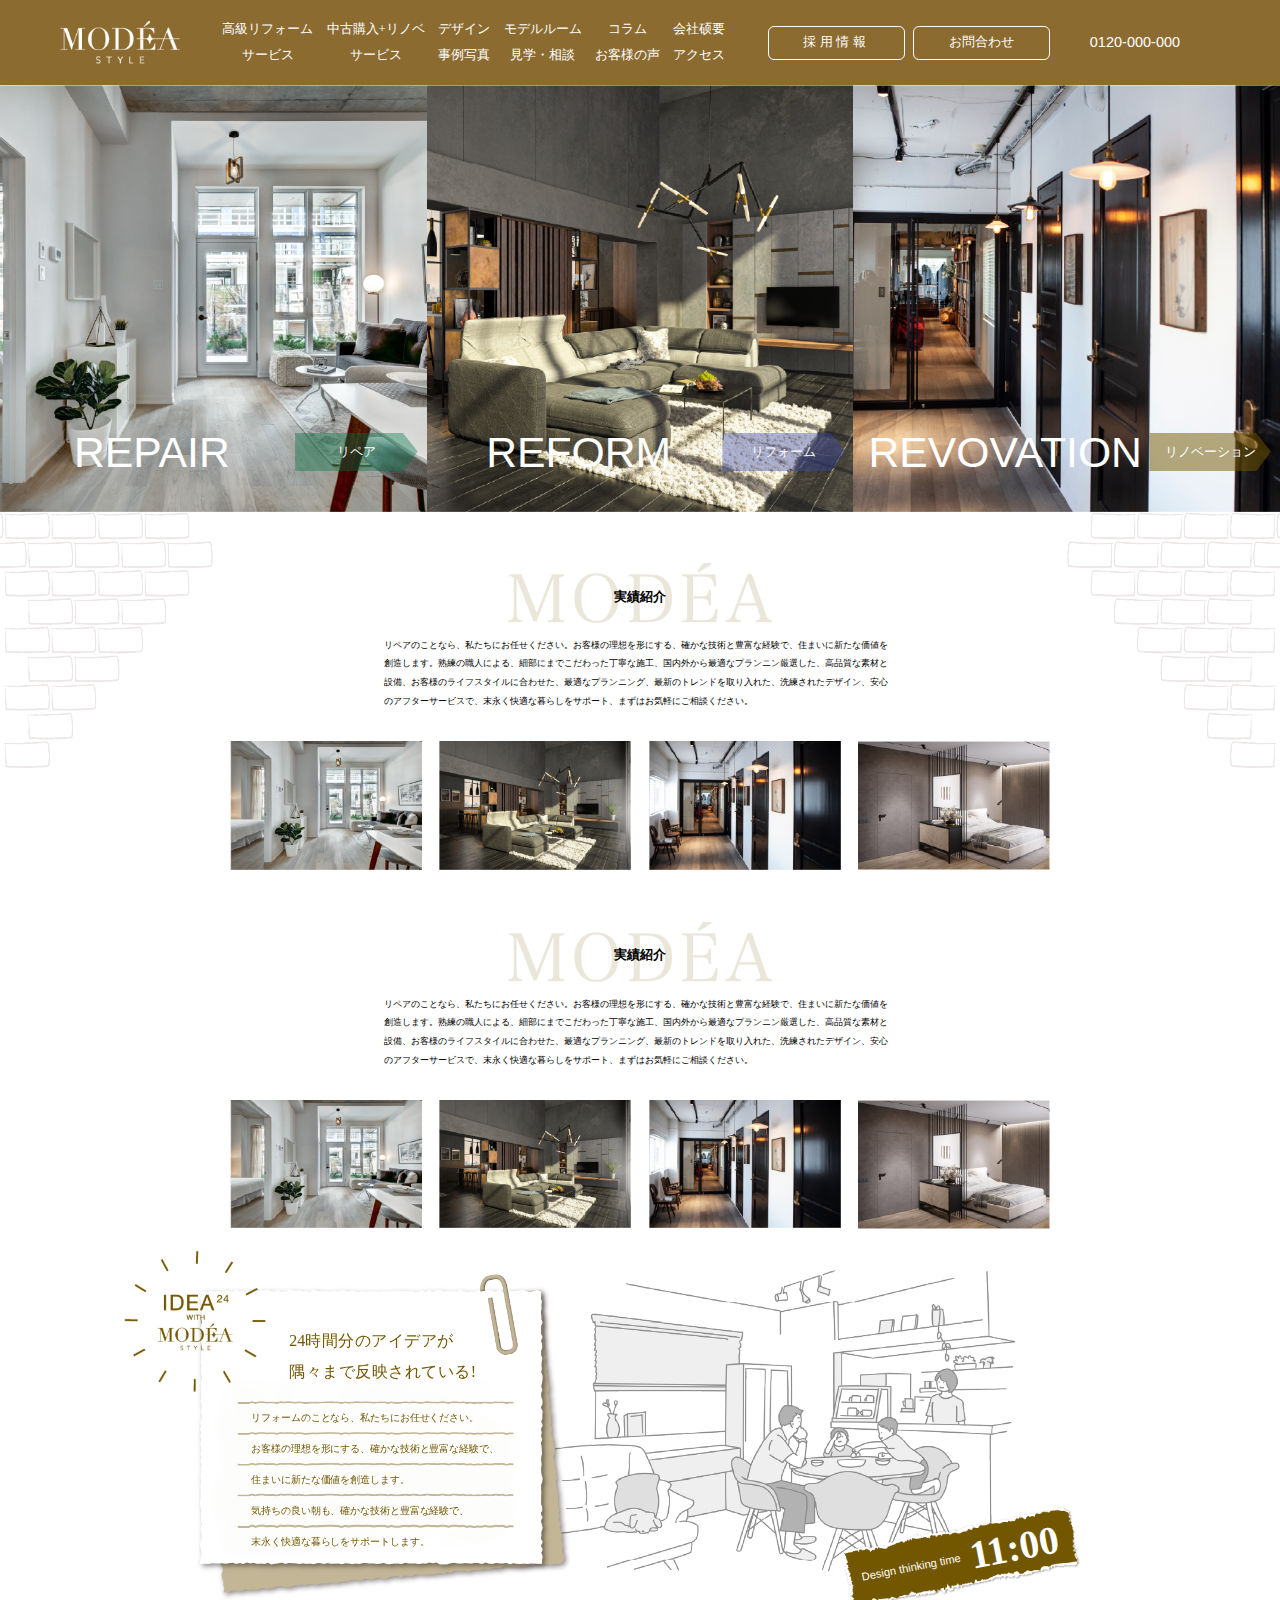
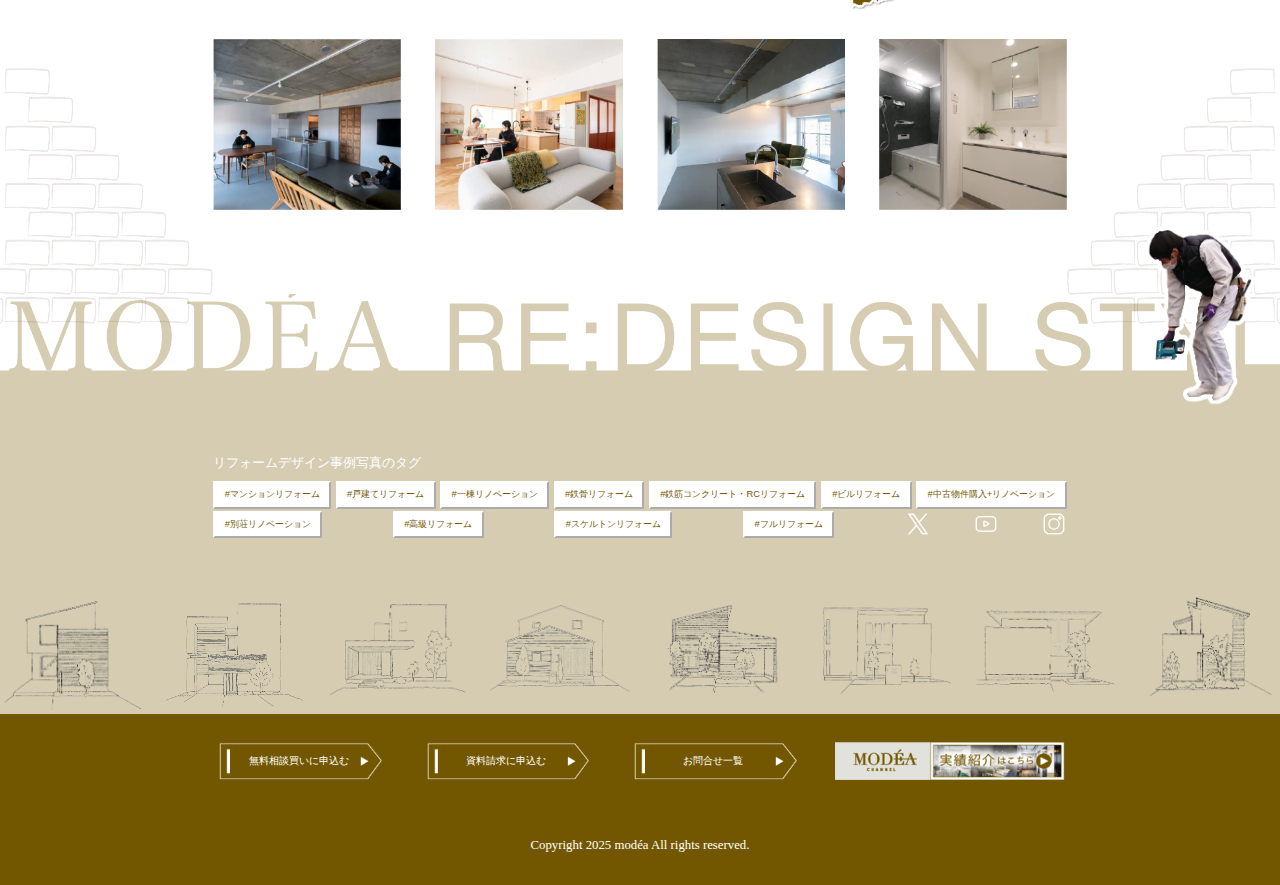
<file: D/D/index.html>
<!DOCTYPE html>
<html lang="en">

<head>
    <meta charset="UTF-8" />
    <meta name="viewport" content="width=device-width, initial-scale=1.0" />
    <title>ゴリラ</title>
    <link rel="stylesheet" href="./assets/scss/style.css" />
    <link rel="stylesheet" href="https://cdnjs.cloudflare.com/ajax/libs/font-awesome/6.0.0/css/all.min.css" />
    <link href="https://fonts.cdnfonts.com/css/seven-segment" rel="stylesheet">
</head>

<body>
    <main class="main">
        <section class="section sec-header">
            <div class="sec-header-container">
                <div class="sec-header-container-logo">
                    <img src="./assets/img/modea_third.png" alt="" />
                </div>
                <nav class="sec-header-container-nav">
                    <ul>
                        <li>
                            <a href="#">
                                <p>高級リフォーム</p>
                                <p>サービス</p>
                            </a>
                        </li>
                        <li>
                            <a href="#">
                                <p>中古購入+リノベ</p>
                                <p>サービス</p>
                            </a>
                        </li>
                        <li>
                            <a href="#">
                                <p>デザイン</p>
                                <p>事例写真</p>
                            </a>
                        </li>
                        <li>
                            <a href="#">
                                <p>モデルルーム</p>
                                <p>見学・相談</p>
                            </a>
                        </li>
                        <li>
                            <a href="#">
                                <p>コラム</p>
                                <p>お客様の声</p>
                            </a>
                        </li>
                        <li>
                            <a href="#">
                                <p>会社硕要</p>
                                <p>アクセス</p>
                            </a>
                        </li>
                    </ul>
                </nav>
                <div class="sec-header-container-info">
                    <div class="sec-header-container-info-button">
                        <button class="sec-header-container-info-first">採用情報</button>
                        <button class="sec-header-container-info-second">お問合わせ</button>
                    </div>
                    <div class="sec-header-container-info-group">
                        <div class="sec-header-container-info-group-phone">
                            <p>0120-000-000</p>
                        </div>
                        <div class="dropdown dropdown_color">
                            <button class="dropbtn" onclick="myFunction()">
                                <div></div>
                                <div></div>
                                <div></div>
                            </button>
                            <div id="myDropdown" class="dropdown-content">
                                <div class="outline">
                                    <a href="#">高級リフォームサービス</a>
                                    <a href="#">中古購入+リノベサービス</a>
                                    <a href="#">デザイン事例写真</a>
                                    <a href="#">モデルルーム見学・相談</a>
                                    <a href="#">コラムお客様の声</a>
                                    <a href="#">会社硕要アクセス</a>
                                </div>
                            </div>
                        </div>
                    </div>
                </div>
            </div>
        </section>

        <section class="section sec-catchphrase">
            <div class="sec-catchphrase-first">
                <div class="repair title">
                    <div class="title_direction">
                        <p>REPAIR</p>
                    </div>
                    <div class="green_direction image_direction">リペア</div>
                </div>
            </div>
            <div class="sec-catchphrase-second">
                <div class="reform title">
                    <div class="title_direction">
                        <p>REFORM</p>
                    </div>
                    <div class="purple_direction image_direction">リフォーム</div>
                </div>
            </div>
            <div class="sec-catchphrase-third">
                <div class="renovation title">
                    <div class="title_direction">
                        <p>REVOVATION</p>
                    </div>
                    <div class="yellow_direction image_direction">リノベーション</div>
                </div>
            </div>
        </section>

        <div class="block_top">
            <div><img src="./assets/img/block/top-left.png " alt=" " /></div>
            <div><img src="./assets/img/block/top-right.png " alt=" " /></div>
        </div>

        <section class="section sec-intro ">
            <div class="container ">
                <div class="sec-intro-on">
                    <div class="room_center">
                        <div class="modea2">
                            <h1>実績紹介</h1>
                        </div>
                        <div class="contain ">
                            <p>
                                リペアのことなら、私たちにお任せください。お客様の理想を形にする、確かな技術と豊富な経験で、住まいに新たな価値を創造します。熟練の職人による、細部にまでこだわった丁寧な施工、国内外から最適なプランニン厳選した、高品質な素材と設備、お客様のライフスタイルに合わせた、最適なプランニング、最新のトレンドを取り入れた、洗練されたデザイン、安心のアフターサービスで、末永く快適な暮らしをサポート、まずはお気軽にご相談ください。
                            </p>
                        </div>
                    </div>
                </div>
                <div class="sec-intro-content ">
                    <div class="sec-intro-content-img ">
                        <div class="con_ ">
                            <div class="con ">
                                <div>
                                    <img src="./assets/img/room_image/room1.png " alt=" " />
                                </div>
                                <div>
                                    <img src="./assets/img/room_image/room2.png " alt=" " />
                                </div>
                            </div>
                            <div class="con ">
                                <div>
                                    <img src="./assets/img/room_image/room3.png " alt=" " />
                                </div>
                                <div>
                                    <img src="./assets/img/room_image/room4.png " alt=" " />
                                </div>
                            </div>
                        </div>
                    </div>

                </div>
            </div>
        </section>

        <section class="section sec-intro ">
            <div class="container ">
                <div class="sec-intro-on">
                    <div class="room_center">
                        <div class="modea2">
                            <h1>実績紹介</h1>
                        </div>
                        <div class="contain ">
                            <p>
                                リペアのことなら、私たちにお任せください。お客様の理想を形にする、確かな技術と豊富な経験で、住まいに新たな価値を創造します。熟練の職人による、細部にまでこだわった丁寧な施工、国内外から最適なプランニン厳選した、高品質な素材と設備、お客様のライフスタイルに合わせた、最適なプランニング、最新のトレンドを取り入れた、洗練されたデザイン、安心のアフターサービスで、末永く快適な暮らしをサポート、まずはお気軽にご相談ください。
                            </p>
                        </div>
                    </div>
                </div>
                <div class="sec-intro-content ">
                    <div class="sec-intro-content-img ">
                        <div class="con_ ">
                            <div class="con ">
                                <div>
                                    <img src="./assets/img/room_image/room1.png " alt=" " />
                                </div>
                                <div>
                                    <img src="./assets/img/room_image/room2.png " alt=" " />
                                </div>
                            </div>
                            <div class="con ">
                                <div>
                                    <img src="./assets/img/room_image/room3.png " alt=" " />
                                </div>
                                <div>
                                    <img src="./assets/img/room_image/room4.png " alt=" " />
                                </div>
                            </div>
                        </div>
                    </div>

                </div>
            </div>
        </section>



        <section class="section sec-penimage ">
            <div class="container ">
                <div class="sec-penimage-on">
                    <div class="sec-penimage-on-left">
                        <div class="sec-penimage-on-left-mark"></div>
                        <div class="letters">
                            <p>24時間分のアイデアが
                                <br>隅々まで反映されている!</p>
                            <div class="contain">
                                <img src="./assets/img/third_page/pen_line.png" alt="">
                                <p>リフォームのことなら、私たちにお任せください。</p>
                                <img src="./assets/img/third_page/pen_line.png" alt="">
                                <p>お客様の理想を形にする、確かな技術と豊富な経験で、</p>
                                <img src="./assets/img/third_page/pen_line.png" alt="">
                                <p>住まいに新たな価値を創造します。</p>
                                <img src="./assets/img/third_page/pen_line.png" alt="">
                                <p>気持ちの良い朝も、確かな技術と豊富な経験で、</p>
                                <img src="./assets/img/third_page/pen_line.png" alt="">
                                <p>末永く快適な暮らしをサポートします。</p>
                            </div>
                        </div>
                    </div>
                    <div class="sec-penimage-on-right">
                        <div class="sec-penimage-on-right-detail">
                            <div class="letter">
                                <p>Design thinking time </p>
                                <p>11:00</p>
                            </div>
                            <!-- <img src="./assets/img/third_page/" alt=""> -->
                        </div>
                    </div>
                </div>
                <div class="sec-penimage-under">
                    <!-- <div class="sec-penimage-under-on"> -->
                    <div class="sec-other-first other"> <img src="./assets/img/third_page/other/first.png" alt=""> </div>
                    <div class="sec-other-second other"> <img src="./assets/img/third_page/other/second.png" alt=""></div>
                    <!-- </div> -->
                    <!-- <div class="sec-penimage-under-under"> -->
                    <div class="sec-other-third other"> <img src="./assets/img/third_page/other/third.png" alt=""></div>
                    <div class="sec-other-fourth other"> <img src="./assets/img/third_page/other/fourth.png" alt=""></div>
                    <!-- </div> -->


                </div>
            </div>

        </section>






        <div class="block_bottom ">
            <div><img src="./assets/img/block/bottom-left.png " alt=" " /></div>
            <div><img src="./assets/img/block/bottom-right.png " alt=" " /></div>
        </div>

        <section class="sec-footer man_02">
            <div class="man_2"></div>
            <div class="sec-footer-buttons container ">
                <div class="footer_01 ">
                    <p>&nbsp;</p>
                </div>
                <div class="footer_02 ">
                    <p>リフォームデザイン事例写真のタグ</p>
                </div>
                <div class="footer_03 ">
                    <button>#マンションリフォーム</button>
                    <button>#戸建てリフォーム</button>
                    <button>#一棟リノベーション</button>
                    <button>#鉄骨リフォーム</button>
                    <button>#鉄筋コンクリート・RCリフォーム</button>
                    <button>#ビルリフォーム</button>
                    <!-- </div> -->
                    <!-- <div class="footer_04 "> -->
                    <button>#中古物件購入+リノベーション</button>
                    <button>#別荘リノベーション</button>
                    <button>#高級リフォーム</button>
                    <button>#スケルトンリフォーム</button>
                    <button>#フルリフォーム</button>
                    <div class="social ">
                        <a href="# " class="social-w "><img src="./assets/img/social_icons/twitter_w_.png " alt=" " /></a>
                        <a href="# " class="social-w "><img src="./assets/img/social_icons/youtube_w_.png " alt=" " /></a>
                        <a href="# " class="social-w "><img src="./assets/img/social_icons/instagram_w_.png " alt=" " /></a>
                    </div>
                </div>
            </div>
            <div class="footer_house ">
                <div class="ft_img ">
                    <img src="./assets/img/footer_house/ft_01.png " alt=" " />
                </div>
                <div class="ft_img ">
                    <img src="./assets/img/footer_house/ft_02.png " alt=" " />
                </div>
                <div class="ft_img ">
                    <img src="./assets/img/footer_house/ft_03.png " alt=" " />
                </div>
                <div class="ft_img ">
                    <img src="./assets/img/footer_house/ft_04.png " alt=" " />
                </div>
                <div class="ft_img ">
                    <img src="./assets/img/footer_house/ft_05.png " alt=" " />
                </div>
                <div class="ft_img ">
                    <img src="./assets/img/footer_house/ft_06.png " alt=" " />
                </div>
                <div class="ft_img ">
                    <img src="./assets/img/footer_house/ft_07.png " alt=" " />
                </div>
                <div class="ft_img ">
                    <img src="./assets/img/footer_house/ft_08.png " alt=" " />
                </div>
            </div>
            <div class="footer_end">
                <div class="container ">
                    <div class="footer_button_group ">
                        <div class="footer_end "><a href=" ">無料相談買いに申込む</a></div>
                        <div class="footer_end "><a href=" ">資料請求に申込む</a></div>
                        <div class="footer_end "><a href=" ">お問合せ一覧</a></div>
                        <div class="footer_end_01 "></div>
                    </div>
                    <div class="Copyright ">
                        <p>Copyright 2025 modéa All rights reserved.</p>
                    </div>
                </div>
            </div>
        </section>
        <div class="sec-footer-top "></div>

    </main>
    <script src="./assets/js/script.js "></script>
</body>

</html>
</file>
<file: D/D/assets/scss/style.css>
:root {
  --grad-progress: 0;
  --intro-progress: 0;
  --g-padding-s: 36rem;
  --g-padding-m: 80px;
  --g-padding-l: 180rem;
  --g-color-base: #BDA13C;
  --g-color-brown: #5E370F;
  --g-color-yellow: #B99B34;
  --g-color-black: #000000;
  --g-color-white: #fff;
  --g-color-border: #707070;
  --g-color-grey: #EBEBEB;
  --g-color-red: #D33333;
  --g-color-green: #46b450;
  --g-color-orange: #ef6400;
  --g-color-pink: #D372EA;
  --g-color-blue: #02648E;
  --g-color-gray: #D2D6D7;
}
@media screen and (max-width: 1500px) {
  :root {
    --g-padding-m: 80rem;
  }
}
@media screen and (max-width: 768px) {
  :root {
    --g-padding-m: 0;
  }
}

* {
  box-sizing: border-box;
  margin: 0;
  padding: 0;
}

*:focus {
  outline: none;
}

html {
  box-sizing: border-box;
  height: 100%;
  -webkit-font-smoothing: antialiased;
  -moz-osx-font-smoothing: grayscale;
  -webkit-tap-highlight-color: transparent;
  -webkit-text-size-adjust: 100%;
  -ms-overflow-style: none;
  scrollbar-width: none;
  font-size: 0.0666666667vw;
}
html::-webkit-scrollbar {
  display: none;
}

.container {
  position: relative;
  width: 100%;
  max-width: 1000px;
  margin: auto;
}
@media screen and (max-width: 1500px) {
  .container {
    max-width: 1200rem;
    padding-inline: 100rem;
  }
}
@media screen and (max-width: 768px) {
  .container {
    padding-inline: 50rem;
  }
}

body {
  overflow-wrap: break-word;
  width: 100%;
  min-height: 100%;
  line-height: 2;
  overflow-x: clip;
  -webkit-overflow-scrolling: touch;
  -ms-overflow-style: none;
  scrollbar-width: none;
  font-family: "HiraMinPro W3-83pv-RKSJ-H*", serif;
}
body::-webkit-scrollbar {
  display: none;
}
body.is-menu-active {
  overflow: hidden;
}
body.stop {
  overflow: hidden;
}
body.is-loading main {
  filter: blur(20px);
}

a {
  text-decoration: none;
  color: #000000;
  display: flex;
}

/** start title */
.bar {
  width: 10px;
  height: 80px;
  background-color: #71561d;
}
@media screen and (max-width: 1500px) {
  .bar {
    width: 10rem;
    height: 80rem;
  }
}
@media screen and (max-width: 768px) {
  .bar {
    width: 15rem;
    height: 150rem;
  }
}

.content .title {
  font-size: 30px;
  font-family: "Candara Light", sans-serif;
  color: #71561d;
}
@media screen and (max-width: 1500px) {
  .content .title {
    font-size: 30rem;
  }
}
@media screen and (max-width: 768px) {
  .content .title {
    font-size: 50rem;
  }
}
.content .detail {
  font-size: 15px;
  color: #000000;
}
@media screen and (max-width: 1500px) {
  .content .detail {
    font-size: 15rem;
  }
}
@media screen and (max-width: 768px) {
  .content .detail {
    font-size: 31rem;
  }
}

/** end title */
/** start direction_button */
.topics {
  scale: 0.8;
  background: url(../img/direction_button.png);
  background-repeat: no-repeat;
  background-size: cover;
  width: 173rem;
  height: 56rem;
  padding: 14rem 27rem;
  font-size: 17rem;
  margin-right: -13rem;
  cursor: pointer;
}
@media screen and (max-width: 768px) {
  .topics {
    cursor: pointer;
    width: 291rem;
    height: 94rem;
    padding: 14rem 27rem;
    font-size: 30rem;
    margin-right: -60rem;
  }
}

/** end direction_button */
/** start block_top */
.block_top {
  width: 100%;
  display: flex;
  justify-content: space-between;
  position: absolute;
  overflow-x: hidden;
}
.block_top img {
  width: 320rem;
  height: 320rem;
}
@media screen and (max-width: 1500px) {
  .block_top img {
    width: 300rem;
    height: 300rem;
  }
}
@media screen and (max-width: 768px) {
  .block_top img {
    width: 250rem;
    height: 250rem;
  }
}
.block_top div:nth-of-type(1) {
  margin-left: -50rem;
}
.block_top div:nth-of-type(2) {
  margin-right: -50rem;
}

/** end block_top */
/** start Block_bottom */
.block_bottom {
  z-index: -1;
  margin-top: -230rem;
  width: 100%;
  display: flex;
  justify-content: space-between;
  position: absolute;
  overflow-x: hidden;
}
@media screen and (max-width: 1500px) {
  .block_bottom {
    margin-top: -215rem;
  }
}
@media screen and (max-width: 768px) {
  .block_bottom {
    margin-top: -160rem;
  }
}
.block_bottom img {
  width: 320rem;
  height: 320rem;
}
@media screen and (max-width: 1500px) {
  .block_bottom img {
    width: 300rem;
    height: 300rem;
  }
}
@media screen and (max-width: 768px) {
  .block_bottom img {
    width: 250rem;
    height: 250rem;
  }
}
.block_bottom div:nth-of-type(1) {
  margin-left: -50rem;
}
.block_bottom div:nth-of-type(2) {
  margin-right: -50rem;
}

/** end Block_bottom */
/** start Dropbutton */
.dropbtn {
  padding: 60px;
  display: flex;
  flex-direction: column;
  gap: 15rem;
  background-color: #fff;
  color: rgb(0, 0, 0);
  font-size: 16rem;
  border: none;
  cursor: pointer;
}
@media screen and (max-width: 1500px) {
  .dropbtn {
    padding: 60rem;
  }
}
@media screen and (max-width: 768px) {
  .dropbtn {
    padding: 30rem;
  }
}
.dropbtn div {
  background-color: rgb(65, 60, 60);
  width: 50rem;
  height: 2rem;
}

.dropdown {
  float: right;
  position: relative;
  display: inline-block;
  background-color: #fff;
  display: none;
}
@media screen and (max-width: 1500px) {
  .dropdown {
    display: none;
  }
}
@media screen and (max-width: 768px) {
  .dropdown {
    display: block;
  }
}

.dropdown-content {
  color: #ffffff;
  display: none;
  position: absolute;
  -webkit-backdrop-filter: blur(10px);
          backdrop-filter: blur(10px);
  min-width: 420rem;
  overflow: auto;
  box-shadow: 0px 8px 16px 0px rgba(0, 0, 0, 0.2);
  right: 0;
  z-index: 1;
  border-radius: 20rem;
  background-color: rgba(255, 254, 254, 0.6);
  padding: 10rem 10rem;
}
.dropdown-content .outline {
  outline: 1rem solid rgb(71, 69, 69);
  border-radius: 10rem;
}

.dropdown-content a {
  padding: 12rem 16rem;
  text-decoration: none;
  display: block;
}

.dropdown a:hover {
  background-color: #ffffff;
}

.show {
  display: block;
}

/** end Dropbutton */
/** start Social button */
.social-w {
  width: 20px;
  height: 20px;
}
@media screen and (max-width: 1500px) {
  .social-w {
    width: 30rem;
    height: 30rem;
  }
}
@media screen and (max-width: 768px) {
  .social-w {
    width: 50rem;
    height: 50rem;
  }
}

/** end Social button */
/** start footer_bar */
.sec-footer {
  margin-top: 50rem;
  width: 100%;
  height: 421px;
  background: url(../img/footer_house/footer_back.png);
  background-repeat: no-repeat;
  background-size: cover;
}
@media screen and (max-width: 1500px) {
  .sec-footer {
    height: 421rem;
  }
}
@media screen and (max-width: 768px) {
  .sec-footer {
    height: 421rem;
  }
}
.sec-footer-top {
  background: url(../img/footer_house/footer_color.png);
  background-repeat: no-repeat;
  background-size: cover;
  width: 100%;
  height: 250px;
}
@media screen and (max-width: 1500px) {
  .sec-footer-top {
    height: 90rem;
  }
}
@media screen and (max-width: 768px) {
  .sec-footer-top {
    height: 780rem;
  }
}
.sec-footer-buttons {
  display: flex;
  flex-direction: column;
  gap: 10px;
  font-size: 15px;
}
@media screen and (max-width: 1500px) {
  .sec-footer-buttons {
    font-size: 15rem;
    gap: 5rem;
  }
}
@media screen and (max-width: 768px) {
  .sec-footer-buttons {
    font-size: 20rem;
  }
}
.sec-footer-buttons button {
  background-color: #fff;
  padding: 6px 15px;
  outline: none;
  border-color: white;
  color: #735700;
  font-size: 12px;
}
@media screen and (max-width: 1500px) {
  .sec-footer-buttons button {
    font-size: 11rem;
    gap: 5rem;
    padding: 6rem 11rem;
  }
}
@media screen and (max-width: 768px) {
  .sec-footer-buttons button {
    font-size: 20rem;
    padding: 6rem 15rem;
  }
}
.sec-footer-buttons .footer_01 {
  color: #fff;
}
.sec-footer-buttons .footer_02 {
  color: #fff;
  margin-top: 150px;
}
@media screen and (max-width: 1500px) {
  .sec-footer-buttons .footer_02 {
    margin-top: 150rem;
  }
}
@media screen and (max-width: 768px) {
  .sec-footer-buttons .footer_02 {
    margin-top: 150rem;
  }
}
.sec-footer-buttons .footer_03 {
  display: flex;
  justify-content: space-between;
  flex-wrap: wrap;
  gap: 2px;
}
@media screen and (max-width: 1500px) {
  .sec-footer-buttons .footer_03 {
    justify-content: space-between;
  }
}
@media screen and (max-width: 768px) {
  .sec-footer-buttons .footer_03 {
    justify-content: none;
  }
}
.sec-footer-buttons .footer_04 {
  display: flex;
  justify-content: space-between;
  align-items: center;
  flex-wrap: wrap;
  gap: 2px;
}
.sec-footer .footer_house {
  display: flex;
  justify-content: space-between;
  margin-top: 70px;
  flex-wrap: wrap;
}
.sec-footer .footer_house .ft_img {
  width: 170px;
  height: auto;
}
@media screen and (max-width: 1500px) {
  .sec-footer .footer_house .ft_img {
    width: 170rem;
    height: auto;
  }
}
@media screen and (max-width: 768px) {
  .sec-footer .footer_house .ft_img {
    width: 350rem;
    height: auto;
  }
}
.sec-footer .footer_house .ft_img img {
  width: 100%;
  height: auto;
}
@media screen and (max-width: 1500px) {
  .sec-footer .footer_house {
    margin-top: 70rem;
  }
}
@media screen and (max-width: 768px) {
  .sec-footer .footer_house {
    margin-top: 90rem;
  }
}
.sec-footer .footer_end {
  background-color: #735700;
  height: 200px;
  display: flex;
}
@media screen and (max-width: 1500px) {
  .sec-footer .footer_end {
    height: 200rem;
  }
}
.sec-footer .footer_end .footer_button_group {
  display: flex;
  justify-content: space-between;
  align-items: center;
}
.sec-footer .footer_end .footer_button_group .footer_end {
  width: 200px;
  height: 49px;
  background: url(../img/footer_house/footer_end.png);
  background-repeat: no-repeat;
  background-size: cover;
  display: flex;
  align-items: center;
  justify-content: center;
}
@media screen and (max-width: 1500px) {
  .sec-footer .footer_end .footer_button_group .footer_end {
    width: 200rem;
    height: 49rem;
  }
}
.sec-footer .footer_end .footer_button_group .footer_end a {
  font-size: 12px;
  color: #fff;
}
@media screen and (max-width: 1500px) {
  .sec-footer .footer_end .footer_button_group .footer_end a {
    font-size: 12rem;
  }
}
.sec-footer .footer_end .footer_button_group .footer_end_01 {
  width: 262px;
  height: 45px;
  background: url(../img/footer_house/footer_button.png);
  background-repeat: no-repeat;
  background-size: cover;
}
@media screen and (max-width: 1500px) {
  .sec-footer .footer_end .footer_button_group .footer_end_01 {
    width: 271rem;
    height: 45rem;
  }
}
.sec-footer .footer_end .Copyright {
  display: flex;
  align-items: center;
  justify-content: center;
  margin-top: 60px;
}
@media screen and (max-width: 1500px) {
  .sec-footer .footer_end .Copyright {
    margin-top: 60rem;
  }
}
.sec-footer .footer_end .Copyright p {
  font-size: 15px;
  color: #fff;
}
@media screen and (max-width: 1500px) {
  .sec-footer .footer_end .Copyright p {
    font-size: 15rem;
  }
}
.sec-footer .social {
  display: flex;
  gap: 50rem;
  align-items: center;
}
.sec-footer .social a {
  scale: 0.8;
}

/** end footer_bar */
@font-face {
  font-family: "TA_fuga_fude";
  src: url("../fonts/Fuder.ttf");
  font-weight: 400;
}
html {
  font-family: "Noto Serif JP", serif;
}

._bold {
  font-weight: 700;
}

.u-font-en {
  font-family: "MPLUS1";
}

.footer {
  padding: 20px 0;
}
.footer p {
  text-align: center;
  font-size: 12px;
}
@media screen and (max-width: 768px) {
  .footer p {
    font-size: 9rem;
  }
}
.footer p a {
  display: inline-block;
  margin-left: 5px;
  color: rgb(59, 93, 245);
}

.main .sec-header {
  background: #fff;
  display: flex;
  justify-content: center;
  align-items: center;
  position: relative;
  padding: 7px 70px;
  background-color: #8b6b2f;
  height: 100px;
}
@media screen and (max-width: 1500px) {
  .main .sec-header {
    padding: 7rem 70rem;
    height: 100rem;
  }
}
@media screen and (max-width: 768px) {
  .main .sec-header {
    padding: 5rem 70rem;
    height: 400rem;
  }
}
.main .sec-header-container {
  flex-direction: column;
  align-items: center;
  margin: auto;
  width: 100%;
  display: flex;
  flex-direction: row;
}
@media screen and (max-width: 1500px) {
  .main .sec-header-container {
    display: flex;
  }
}
@media screen and (max-width: 768px) {
  .main .sec-header-container {
    display: flex;
    flex-direction: column;
  }
}
.main .sec-header-container-logo {
  width: 300px;
  height: auto;
}
@media screen and (max-width: 1500px) {
  .main .sec-header-container-logo {
    width: 300rem;
  }
}
@media screen and (max-width: 768px) {
  .main .sec-header-container-logo {
    width: 360rem;
  }
}
.main .sec-header-container-logo img {
  width: 100%;
}
.main .sec-header-container-nav {
  width: 100%;
  padding-inline: 50rem;
}
@media screen and (max-width: 768px) {
  .main .sec-header-container-nav {
    display: none;
  }
}
.main .sec-header-container-nav ul {
  list-style: none;
  padding: 0;
  display: flex;
  align-items: center;
  justify-content: space-between;
  width: 100%;
}
.main .sec-header-container-nav ul li {
  display: inline;
}
.main .sec-header-container-nav ul a {
  color: #fff;
  font-size: 15px;
  font-weight: 300;
  display: flex;
  flex-direction: column;
  align-items: center;
}
@media screen and (max-width: 1500px) {
  .main .sec-header-container-nav ul a {
    font-size: 15rem;
  }
}
@media screen and (max-width: 768px) {
  .main .sec-header-container-nav ul a {
    font-size: 15rem;
  }
}
.main .sec-header-container-info {
  display: flex;
}
@media screen and (max-width: 768px) {
  .main .sec-header-container-info {
    position: relative;
    display: flex;
    align-items: center;
    justify-content: center;
    gap: 30rem;
    padding-top: 50rem;
  }
}
.main .sec-header-container-info-button {
  display: flex;
  gap: 10rem;
}
.main .sec-header-container-info-button button {
  background-color: unset;
  padding: 6rem 15rem;
  border-radius: 7rem;
  width: 160px;
  height: 40px;
}
@media screen and (max-width: 1500px) {
  .main .sec-header-container-info-button button {
    border-radius: 7rem;
    width: 160rem;
    height: 40rem;
  }
}
@media screen and (max-width: 768px) {
  .main .sec-header-container-info-button button {
    border-radius: 15rem;
    width: 320rem;
    height: 70rem;
  }
}
@media screen and (max-width: 1500px) {
  .main .sec-header-container-info-button {
    gap: 10rem;
  }
}
@media screen and (max-width: 768px) {
  .main .sec-header-container-info-button {
    gap: 30rem;
  }
}
.main .sec-header-container-info-first {
  font-size: 14px;
  letter-spacing: 4rem;
  border: 2rem solid #ffffff;
  cursor: pointer;
  color: #fff;
}
@media screen and (max-width: 1500px) {
  .main .sec-header-container-info-first {
    font-size: 15rem;
    letter-spacing: 4rem;
  }
}
@media screen and (max-width: 768px) {
  .main .sec-header-container-info-first {
    font-size: 30rem;
    letter-spacing: 15rem;
  }
}
.main .sec-header-container-info-second {
  font-size: 15px;
  border: 2rem solid #ffffff;
  cursor: pointer;
  color: #fff;
}
@media screen and (max-width: 1500px) {
  .main .sec-header-container-info-second {
    font-size: 15rem;
  }
}
@media screen and (max-width: 768px) {
  .main .sec-header-container-info-second {
    font-size: 30rem;
  }
}
.main .sec-header-container-info-group {
  width: 200px;
  justify-content: center;
  display: flex;
  flex-direction: column;
  justify-content: center;
  align-items: center;
  color: #fff;
  align-items: center;
}
.main .sec-header-container-info-group .dropdown_color {
  background-color: unset;
}
.main .sec-header-container-info-group .dropdown_color button {
  background-color: unset;
}
.main .sec-header-container-info-group .dropdown_color button div {
  background-color: #fff;
}
.main .sec-header-container-info-group p:nth-of-type(1) {
  font-size: 17rem;
}
.main .sec-header-container-info-group p:nth-of-type(2) {
  font-size: 14rem;
}
@media screen and (max-width: 1500px) {
  .main .sec-header-container-info-group {
    font-size: 14rem;
    flex-direction: column;
    width: 200rem;
  }
  .main .sec-header-container-info-group p:nth-of-type(1) {
    font-size: 17rem;
  }
  .main .sec-header-container-info-group p:nth-of-type(2) {
    font-size: 14rem;
  }
}
@media screen and (max-width: 768px) {
  .main .sec-header-container-info-group {
    flex-direction: row;
    gap: 30rem;
    font-size: 30rem;
    width: 400rem;
  }
  .main .sec-header-container-info-group p:nth-of-type(1) {
    font-size: 30rem;
  }
  .main .sec-header-container-info-group p:nth-of-type(2) {
    font-size: 18rem;
  }
}
.main .sec-header-container-info-group-phone {
  font-family: "HiraginoSans", sans-serif;
  font-size: 20px;
}
@media screen and (max-width: 1500px) {
  .main .sec-header-container-info-group-phone {
    font-size: 20rem;
  }
}
@media screen and (max-width: 768px) {
  .main .sec-header-container-info-group-phone {
    font-size: 25rem;
  }
}
.main .sec-catchphrase {
  display: flex;
  width: 100%;
  height: auto;
  color: #fff;
  font-family: "HiraMinPro W3-83pv-RKSJ-H", sans-serif;
}
@media screen and (max-width: 1500px) {
  .main .sec-catchphrase {
    height: 500rem;
  }
}
@media screen and (max-width: 768px) {
  .main .sec-catchphrase {
    height: 500rem;
  }
}
.main .sec-catchphrase .title {
  display: flex;
  align-items: center;
  padding-inline: 10rem;
}
.main .sec-catchphrase .title p {
  font-size: 50px;
}
@media screen and (max-width: 1500px) {
  .main .sec-catchphrase .title p {
    font-size: 50rem;
  }
}
.main .sec-catchphrase .title .title_direction {
  width: 70%;
  display: flex;
  justify-content: center;
}
.main .sec-catchphrase .title .green_direction {
  background: url(../img/third_page/green_direction.png);
}
.main .sec-catchphrase .title .purple_direction {
  background: url(../img/third_page/purple_direction.png);
}
.main .sec-catchphrase .title .yellow_direction {
  background: url(../img/third_page/yellow_direction.png);
}
.main .sec-catchphrase .title .image_direction {
  background-repeat: no-repeat;
  background-size: cover;
  background-position: center;
  height: 44px;
  width: 30%;
  display: flex;
  justify-content: center;
  align-items: center;
  font-size: 15px;
}
@media screen and (max-width: 1500px) {
  .main .sec-catchphrase .title .image_direction {
    height: 44rem;
    font-size: 15rem;
  }
}
.main .sec-catchphrase-first {
  background: url(../img/third_page/third_01.png);
  background-repeat: no-repeat;
  background-size: cover;
  background-position: center;
  height: 500px;
  width: 100%;
  padding: 20rem 0;
  display: flex;
  flex-direction: column;
  justify-content: end;
}
@media screen and (max-width: 1500px) {
  .main .sec-catchphrase-first {
    height: 500rem;
  }
}
.main .sec-catchphrase-second {
  background: url(../img/third_page/third_02.png);
  background-repeat: no-repeat;
  background-size: cover;
  background-position: center;
  height: 500px;
  width: 100%;
  padding: 20rem 0;
  display: flex;
  flex-direction: column;
  justify-content: end;
}
@media screen and (max-width: 1500px) {
  .main .sec-catchphrase-second {
    height: 500rem;
  }
}
.main .sec-catchphrase-third {
  background: url(../img/third_page/third_03.png);
  background-repeat: no-repeat;
  background-size: cover;
  background-position: center;
  height: 500px;
  width: 100%;
  padding: 20rem 0;
  display: flex;
  flex-direction: column;
  justify-content: end;
}
@media screen and (max-width: 1500px) {
  .main .sec-catchphrase-third {
    height: 500rem;
  }
}
.sec-intro {
  position: relative;
}
.sec-intro-on {
  display: flex;
  justify-content: center;
}
.sec-intro-on .room_center {
  margin-top: 60px;
  width: 60%;
  display: flex;
  align-items: center;
  flex-direction: column;
}
@media screen and (max-width: 1500px) {
  .sec-intro-on .room_center {
    margin-top: 60rem;
    width: 60%;
  }
}
@media screen and (max-width: 768px) {
  .sec-intro-on .room_center {
    margin-top: 60rem;
    width: 100%;
  }
}
.sec-intro-on .room_center .modea2 {
  background: url(../img/modea2.png);
  background-repeat: no-repeat;
  background-size: cover;
  display: flex;
  align-items: center;
  justify-content: center;
  height: 70px;
  width: 320px;
}
@media screen and (max-width: 1500px) {
  .sec-intro-on .room_center .modea2 {
    height: 70rem;
    width: 310rem;
  }
}
@media screen and (max-width: 768px) {
  .sec-intro-on .room_center .modea2 {
    height: 120rem;
    width: 530rem;
  }
}
.sec-intro-on .room_center .modea2 h1 {
  text-align: center;
  font-size: 14px;
  margin-top: 10rem;
}
@media screen and (max-width: 1500px) {
  .sec-intro-on .room_center .modea2 h1 {
    font-size: 15rem;
  }
}
@media screen and (max-width: 768px) {
  .sec-intro-on .room_center .modea2 h1 {
    font-size: 40rem;
  }
}
.sec-intro-on .room_center .contain {
  margin-top: 15px;
}
.sec-intro-on .room_center .contain p {
  font-size: 9px;
}
@media screen and (max-width: 1500px) {
  .sec-intro-on .room_center .contain p {
    font-size: 11rem;
  }
}
@media screen and (max-width: 768px) {
  .sec-intro-on .room_center .contain p {
    font-size: 32rem;
  }
}
@media screen and (max-width: 1500px) {
  .sec-intro-on .room_center .contain {
    margin-top: 15rem;
  }
}
@media screen and (max-width: 768px) {
  .sec-intro-on .room_center .contain {
    margin-top: 20rem;
  }
}
.sec-intro-content {
  margin-top: 15px;
  padding-inline: 20px;
}
@media screen and (max-width: 1500px) {
  .sec-intro-content {
    margin-top: 15rem;
    padding-inline: 20rem;
  }
}
@media screen and (max-width: 768px) {
  .sec-intro-content {
    margin-top: 10rem;
    padding-inline: 20rem;
  }
}
.sec-intro-content-img .con_ {
  display: flex;
  gap: 20px;
}
@media screen and (max-width: 1500px) {
  .sec-intro-content-img .con_ {
    display: flex;
    gap: 20rem;
  }
}
@media screen and (max-width: 768px) {
  .sec-intro-content-img .con_ {
    flex-direction: column;
  }
}
.sec-intro-content-img .con {
  margin-top: 20px;
  display: flex;
  gap: 20px;
}
@media screen and (max-width: 1500px) {
  .sec-intro-content-img .con {
    margin-top: 20rem;
    gap: 20rem;
  }
}
@media screen and (max-width: 768px) {
  .sec-intro-content-img .con {
    width: 100%;
    gap: 20rem;
  }
}
.sec-intro-content-img img {
  width: 100%;
  height: auto;
}
.sec-intro-content-img .topic {
  justify-content: right;
  margin-right: -50px;
  display: inline-block;
  padding: 10px 20px;
  border: 2px solid #71561d;
  color: #71561d;
  border-radius: 25px;
  font-weight: bold;
}
.sec-intro-content-first {
  display: flex;
  margin-top: 50px;
  gap: 3%;
}
@media screen and (max-width: 1500px) {
  .sec-intro-content-first {
    display: flex;
  }
}
@media screen and (max-width: 768px) {
  .sec-intro-content-first {
    flex-direction: column;
  }
}
.sec-intro-content-first .room_left {
  width: 53%;
}
@media screen and (max-width: 1500px) {
  .sec-intro-content-first .room_left {
    width: 53%;
  }
}
@media screen and (max-width: 768px) {
  .sec-intro-content-first .room_left {
    width: 100%;
  }
}
.sec-intro-content-first .room_left img {
  width: 100%;
}
.sec-intro-content-first .room_left .under_img {
  margin-top: 40px;
}
@media screen and (max-width: 1500px) {
  .sec-intro-content-first .room_left .under_img {
    margin-top: 40rem;
  }
}
@media screen and (max-width: 768px) {
  .sec-intro-content-first .room_left .under_img {
    margin-top: 40rem;
  }
}
.sec-intro-content-first .room_right {
  margin-top: -20px;
  width: 44%;
  display: flex;
  align-items: center;
  flex-direction: column;
}
@media screen and (max-width: 1500px) {
  .sec-intro-content-first .room_right {
    margin-top: -20rem;
    width: 44%;
  }
}
@media screen and (max-width: 768px) {
  .sec-intro-content-first .room_right {
    margin-top: 20rem;
    width: 100%;
  }
}
.sec-intro-content-first .room_right .modea2 {
  background: url(../img/modea2.png);
  background-repeat: no-repeat;
  background-size: cover;
  display: flex;
  align-items: center;
  justify-content: center;
  height: 70px;
  width: 320px;
}
@media screen and (max-width: 1500px) {
  .sec-intro-content-first .room_right .modea2 {
    height: 70rem;
    width: 310rem;
  }
}
@media screen and (max-width: 768px) {
  .sec-intro-content-first .room_right .modea2 {
    height: 120rem;
    width: 530rem;
  }
}
.sec-intro-content-first .room_right .modea2 h1 {
  text-align: center;
  font-size: 14px;
  margin-top: 10rem;
}
@media screen and (max-width: 1500px) {
  .sec-intro-content-first .room_right .modea2 h1 {
    font-size: 15rem;
  }
}
@media screen and (max-width: 768px) {
  .sec-intro-content-first .room_right .modea2 h1 {
    font-size: 40rem;
  }
}
.sec-intro-content-first .room_right .contain {
  margin-top: 15px;
}
.sec-intro-content-first .room_right .contain p {
  font-size: 9px;
}
@media screen and (max-width: 1500px) {
  .sec-intro-content-first .room_right .contain p {
    font-size: 11rem;
  }
}
@media screen and (max-width: 768px) {
  .sec-intro-content-first .room_right .contain p {
    font-size: 32rem;
  }
}
@media screen and (max-width: 1500px) {
  .sec-intro-content-first .room_right .contain {
    margin-top: 15rem;
  }
}
@media screen and (max-width: 768px) {
  .sec-intro-content-first .room_right .contain {
    margin-top: 20rem;
  }
}
.sec-intro-content-first .room_right .room_right_img {
  width: 900px;
  height: auto;
  margin-right: -50px;
  z-index: -1;
  scale: 0.7;
  margin-top: -50px;
}
@media screen and (max-width: 1500px) {
  .sec-intro-content-first .room_right .room_right_img {
    width: 900rem;
    margin-right: -50rem;
    margin-top: -50rem;
  }
}
@media screen and (max-width: 768px) {
  .sec-intro-content-first .room_right .room_right_img {
    width: 900rem;
    margin-right: -50rem;
    margin-top: 70rem;
    scale: 1.2;
  }
}
.sec-intro-content-first .room_right .room_right_img img {
  width: 100%;
  height: auto;
}
.sec-intro-content-second {
  display: flex;
  gap: 1%;
  align-items: center;
}
@media screen and (max-width: 1500px) {
  .sec-intro-content-second {
    display: flex;
  }
}
@media screen and (max-width: 768px) {
  .sec-intro-content-second {
    flex-direction: column;
    margin-top: 120rem;
  }
}
.sec-intro-content-second .room_left {
  margin-top: -20px;
  width: 44%;
  display: flex;
  align-items: center;
  flex-direction: column;
}
@media screen and (max-width: 1500px) {
  .sec-intro-content-second .room_left {
    margin-top: -20rem;
    width: 44%;
  }
}
@media screen and (max-width: 768px) {
  .sec-intro-content-second .room_left {
    margin-top: 20rem;
    width: 100%;
  }
}
.sec-intro-content-second .room_left .modea2 {
  background: url(../img/modea2.png);
  background-repeat: no-repeat;
  background-size: cover;
  display: flex;
  align-items: center;
  justify-content: center;
  height: 70px;
  width: 320px;
}
@media screen and (max-width: 1500px) {
  .sec-intro-content-second .room_left .modea2 {
    height: 70rem;
    width: 310rem;
  }
}
@media screen and (max-width: 768px) {
  .sec-intro-content-second .room_left .modea2 {
    height: 120rem;
    width: 530rem;
  }
}
.sec-intro-content-second .room_left .modea2 h1 {
  text-align: center;
  font-size: 14px;
  margin-top: 10rem;
}
@media screen and (max-width: 1500px) {
  .sec-intro-content-second .room_left .modea2 h1 {
    font-size: 15rem;
  }
}
@media screen and (max-width: 768px) {
  .sec-intro-content-second .room_left .modea2 h1 {
    font-size: 40rem;
  }
}
.sec-intro-content-second .room_left .contain {
  margin-top: 15px;
}
.sec-intro-content-second .room_left .contain p {
  font-size: 9px;
}
@media screen and (max-width: 1500px) {
  .sec-intro-content-second .room_left .contain p {
    font-size: 11rem;
  }
}
@media screen and (max-width: 768px) {
  .sec-intro-content-second .room_left .contain p {
    font-size: 32rem;
  }
}
@media screen and (max-width: 1500px) {
  .sec-intro-content-second .room_left .contain {
    margin-top: 15rem;
  }
}
@media screen and (max-width: 768px) {
  .sec-intro-content-second .room_left .contain {
    margin-top: 20rem;
  }
}
.sec-intro-content-second .room_left .contain_img {
  width: 100%;
  display: flex;
  justify-content: space-between;
}
.sec-intro-content-second .room_left .contain_img img {
  width: 130px;
  height: auto;
}
@media screen and (max-width: 1500px) {
  .sec-intro-content-second .room_left .contain_img img {
    width: 130rem;
  }
}
@media screen and (max-width: 768px) {
  .sec-intro-content-second .room_left .contain_img img {
    width: 350rem;
  }
}
.sec-intro-content-second .room_right {
  width: 55%;
}
@media screen and (max-width: 1500px) {
  .sec-intro-content-second .room_right {
    width: 55%;
  }
}
@media screen and (max-width: 768px) {
  .sec-intro-content-second .room_right {
    width: 100%;
  }
}
.sec-intro-content-second .room_right img {
  width: 100%;
}

.sec-penimage {
  margin-top: 70px;
}
@media screen and (max-width: 1500px) {
  .sec-penimage {
    margin-top: 70rem;
  }
}
@media screen and (max-width: 768px) {
  .sec-penimage {
    margin-top: 150rem;
  }
}
.sec-penimage-on {
  display: flex;
  align-items: center;
  justify-content: center;
}
@media screen and (max-width: 768px) {
  .sec-penimage-on {
    flex-direction: column;
  }
}
.sec-penimage-on-left {
  position: relative;
  background: url(../img/third_page/note.png);
  background-repeat: no-repeat;
  background-size: cover;
  display: flex;
  align-items: center;
  justify-content: center;
  height: 350px;
  width: 400px;
  margin-left: -50px;
  z-index: 1;
  scale: 1.1;
}
@media screen and (max-width: 1500px) {
  .sec-penimage-on-left {
    height: 350rem;
    width: 400rem;
    margin-left: -50rem;
  }
}
@media screen and (max-width: 768px) {
  .sec-penimage-on-left {
    height: 785rem;
    width: 900rem;
  }
}
.sec-penimage-on-left .letters {
  display: flex;
  flex-direction: column;
  align-items: center;
  justify-content: center;
  color: #735700;
  gap: 13px;
}
@media screen and (max-width: 1500px) {
  .sec-penimage-on-left .letters {
    gap: 13rem;
  }
}
@media screen and (max-width: 768px) {
  .sec-penimage-on-left .letters {
    gap: 26rem;
  }
}
.sec-penimage-on-left .letters :nth-of-type(1) {
  font-size: 17px;
}
@media screen and (max-width: 1500px) {
  .sec-penimage-on-left .letters :nth-of-type(1) {
    font-size: 17rem;
  }
}
@media screen and (max-width: 768px) {
  .sec-penimage-on-left .letters :nth-of-type(1) {
    font-size: 34rem;
  }
}
.sec-penimage-on-left .letters .contain {
  display: flex;
  flex-direction: column;
  gap: 3px;
}
@media screen and (max-width: 1500px) {
  .sec-penimage-on-left .letters .contain {
    gap: 3rem;
  }
}
@media screen and (max-width: 768px) {
  .sec-penimage-on-left .letters .contain {
    gap: 6rem;
  }
}
.sec-penimage-on-left .letters .contain p {
  font-size: 11px;
}
@media screen and (max-width: 1500px) {
  .sec-penimage-on-left .letters .contain p {
    font-size: 11rem;
  }
}
@media screen and (max-width: 768px) {
  .sec-penimage-on-left .letters .contain p {
    font-size: 22rem;
  }
}
.sec-penimage-on-left .letters .contain img {
  height: 5px;
  margin-left: -15px;
}
@media screen and (max-width: 1500px) {
  .sec-penimage-on-left .letters .contain img {
    height: 5rem;
    margin-left: -15rem;
  }
}
@media screen and (max-width: 768px) {
  .sec-penimage-on-left .letters .contain img {
    height: 5rem;
    margin-left: -15rem;
  }
}
.sec-penimage-on-left-mark {
  position: absolute;
  background: url(../img/third_page/mark.png);
  background-repeat: no-repeat;
  background-size: cover;
  height: 150px;
  width: 150px;
  margin-left: -400px;
  margin-top: -250px;
}
@media screen and (max-width: 1500px) {
  .sec-penimage-on-left-mark {
    height: 150rem;
    width: 150rem;
    margin-left: -400rem;
    margin-top: -250rem;
  }
}
@media screen and (max-width: 768px) {
  .sec-penimage-on-left-mark {
    height: 300rem;
    width: 300rem;
    margin-left: -800rem;
    margin-top: -500rem;
  }
}
.sec-penimage-on-right {
  background: url(../img/third_page/pencle_image_02.png);
  background-repeat: no-repeat;
  background-size: cover;
  display: flex;
  align-items: center;
  justify-content: center;
  height: 329px;
  width: 562px;
  z-index: -1;
  margin-left: -10px;
  margin-top: -50px;
  scale: 1.1;
}
@media screen and (max-width: 1500px) {
  .sec-penimage-on-right {
    height: 329rem;
    width: 562rem;
    margin-left: -10rem;
    margin-top: -50rem;
  }
}
@media screen and (max-width: 768px) {
  .sec-penimage-on-right {
    height: 494rem;
    width: 798rem;
    margin-left: 0rem;
    margin-top: 200rem;
    scale: 1.5;
  }
}
.sec-penimage-on-right-detail {
  position: absolute;
  background: url(../img/third_page/title_block.png);
  background-repeat: no-repeat;
  background-size: cover;
  display: flex;
  align-items: center;
  justify-content: center;
  scale: 0.7;
  margin-top: 300px;
  margin-right: -375px;
  width: 376px;
  height: 172px;
  color: #ffffff;
}
@media screen and (max-width: 1500px) {
  .sec-penimage-on-right-detail {
    margin-top: 300rem;
    margin-right: -375rem;
    width: 376rem;
    height: 172rem;
  }
}
@media screen and (max-width: 768px) {
  .sec-penimage-on-right-detail {
    margin-top: 492rem;
    margin-right: -490rem;
    width: 376rem;
    height: 172rem;
    scale: 1.1;
  }
}
.sec-penimage-on-right-detail .letter {
  rotate: -11deg;
  display: flex;
  align-items: center;
  justify-content: center;
  gap: 15px;
}
@media screen and (max-width: 1500px) {
  .sec-penimage-on-right-detail .letter {
    gap: 15rem;
  }
}
.sec-penimage-on-right-detail .letter p:nth-of-type(1) {
  font-size: 17px;
  font-family: "Acumin Variable Concept", sans-serif;
}
@media screen and (max-width: 1500px) {
  .sec-penimage-on-right-detail .letter p:nth-of-type(1) {
    font-size: 17rem;
  }
}
.sec-penimage-on-right-detail .letter p:nth-of-type(2) {
  font-size: 60px;
  font-family: "D7MBI";
  font-weight: bold;
}
@media screen and (max-width: 1500px) {
  .sec-penimage-on-right-detail .letter p:nth-of-type(2) {
    font-size: 60rem;
  }
}
.sec-penimage-under {
  width: 100%;
  display: flex;
  justify-content: space-between;
  margin-top: 60px;
}
.sec-penimage-under .other {
  height: 248px;
  width: 22%;
}
@media screen and (max-width: 1500px) {
  .sec-penimage-under .other {
    height: 248rem;
  }
}
.sec-penimage-under .other img {
  width: 100%;
}
@media screen and (max-width: 1500px) {
  .sec-penimage-under {
    display: flex;
    margin-top: 60rem;
  }
}
@media screen and (max-width: 768px) {
  .sec-penimage-under {
    margin-top: 300rem;
  }
}

.man_02 {
  position: relative;
}
.man_02 .man_2 {
  position: absolute;
  background: url(../img/third_page/man_2.png);
  background-repeat: no-repeat;
  background-size: cover;
  display: flex;
  align-items: center;
  justify-content: center;
  height: 223px;
  width: 156px;
  margin-top: -90px;
  margin-left: 1326px;
}
@media screen and (max-width: 1500px) {
  .man_02 .man_2 {
    height: 223rem;
    width: 156rem;
    margin-top: -90rem;
    margin-left: 1326rem;
  }
}
@media screen and (max-width: 768px) {
  .man_02 .man_2 {
    height: 311rem;
    width: 221rem;
    margin-top: -156rem;
    margin-left: 1257rem;
  }
}/*# sourceMappingURL=style.css.map */
</file>
